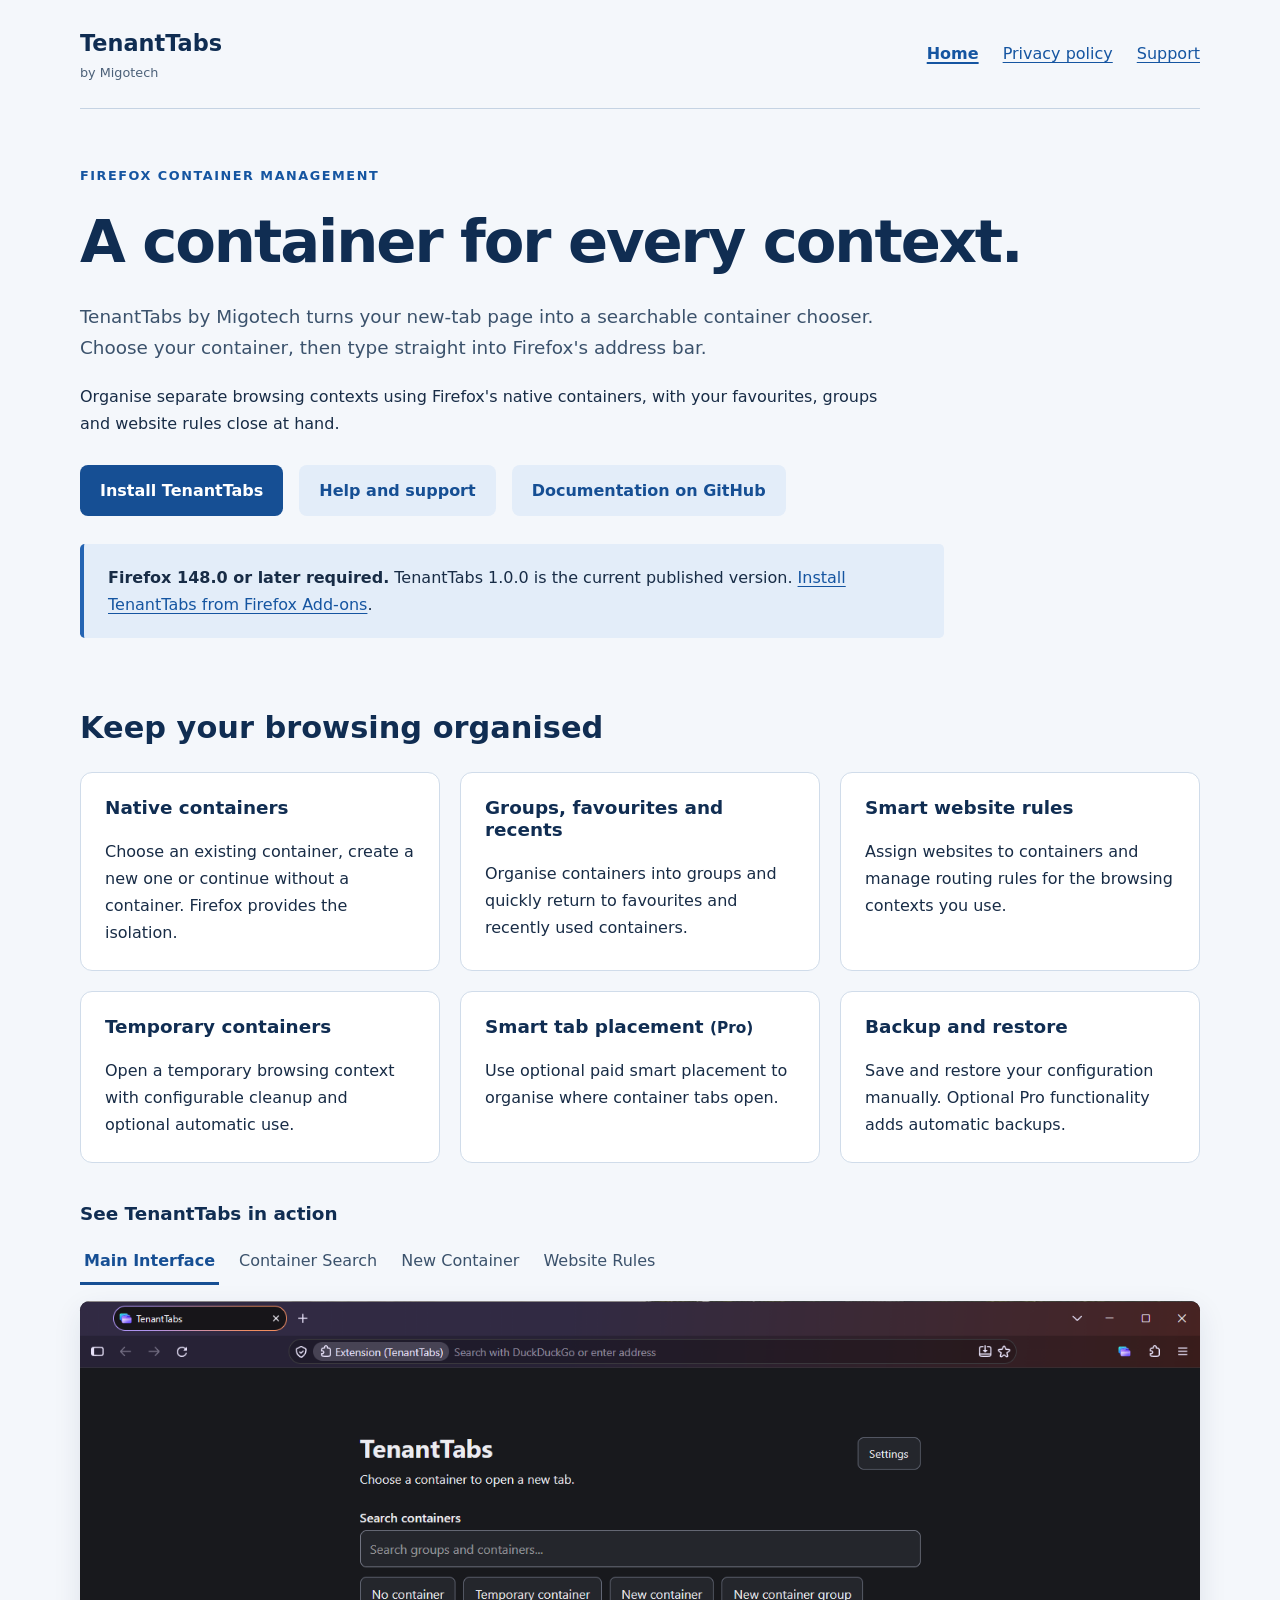
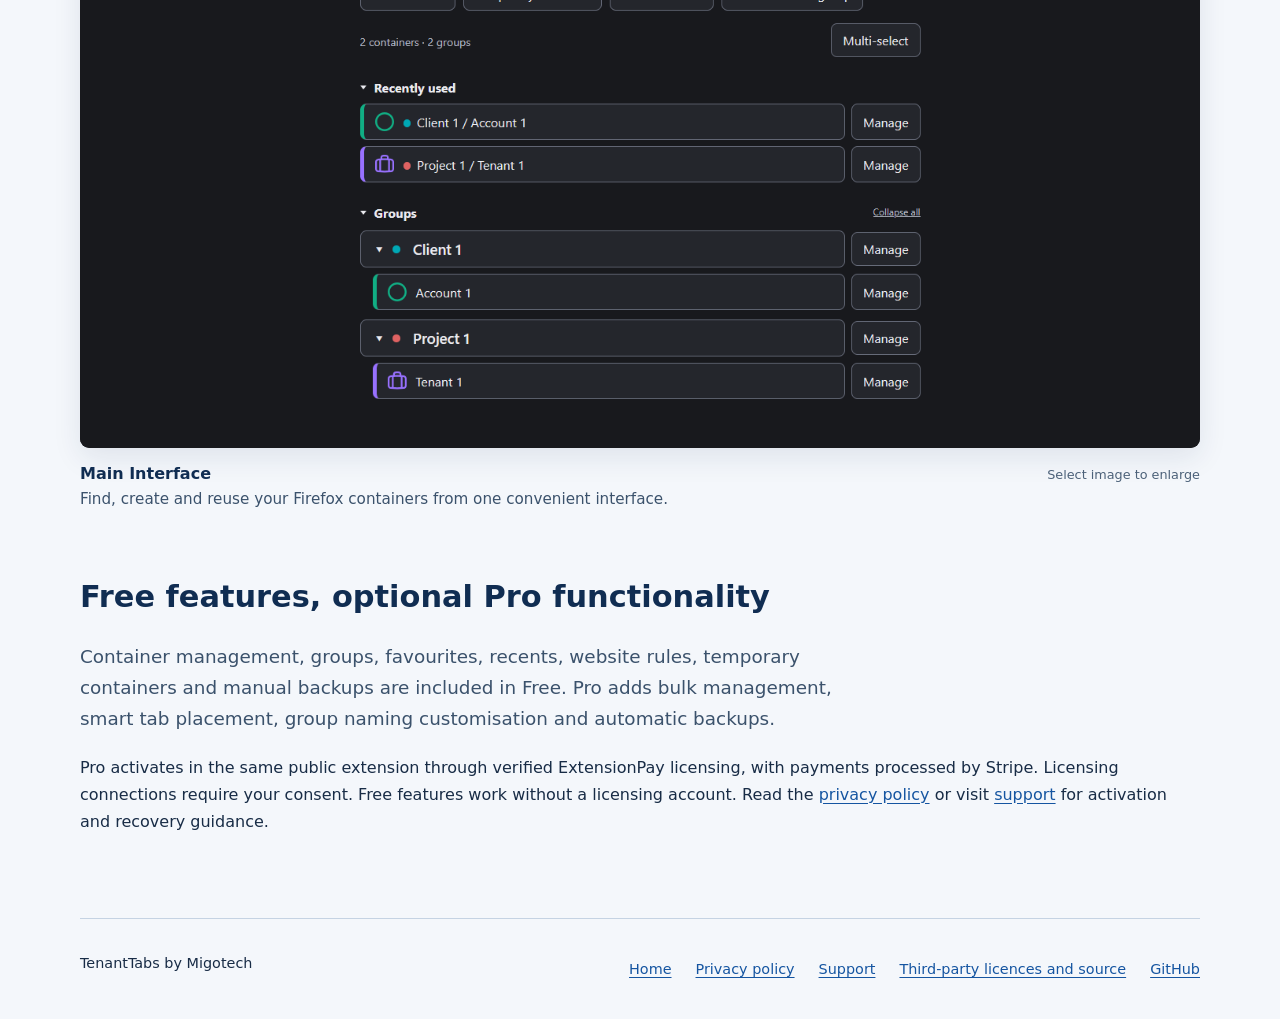
<file: index.html>
<!doctype html>
<html lang="en-GB">
<head>
  <meta charset="utf-8">
  <meta name="viewport" content="width=device-width, initial-scale=1">
  <meta name="description" content="TenantTabs by Migotech: choose a Firefox container for each new tab and organise your browsing contexts.">
  <title>TenantTabs by Migotech | Firefox container management</title>
  <link rel="stylesheet" href="style.css">
  <script src="gallery.js" defer></script>
</head>
<body>
  <a class="skip-link" href="#main">Skip to content</a>
  <header class="site-header">
    <a class="brand" href="index.html">TenantTabs <span>by Migotech</span></a>
    <nav aria-label="Main navigation"><a href="index.html" aria-current="page">Home</a><a href="privacy.html">Privacy policy</a><a href="support.html">Support</a></nav>
  </header>
  <main id="main">
    <section class="hero" aria-labelledby="intro">
      <p class="eyebrow">Firefox container management</p>
      <h1 id="intro">A container for every context.</h1>
      <p class="lead">TenantTabs by Migotech turns your new-tab page into a searchable container chooser. Choose your container, then type straight into Firefox's address bar.</p>
      <p>Organise separate browsing contexts using Firefox's native containers, with your favourites, groups and website rules close at hand.</p>
      <div class="actions"><a class="button" href="https://addons.mozilla.org/en-US/firefox/addon/tenanttabs/">Install TenantTabs</a><a class="button secondary" href="support.html">Help and support</a><a class="button secondary" href="https://github.com/migotech-apps/TenantTabs">Documentation on GitHub</a></div>
      <div class="notice"><p><strong>Firefox 148.0 or later required.</strong> TenantTabs 1.0.0 is the current published version. <a href="https://addons.mozilla.org/en-US/firefox/addon/tenanttabs/">Install TenantTabs from Firefox Add-ons</a>.</p></div>
    </section>
    <section aria-labelledby="features">
      <h2 id="features">Keep your browsing organised</h2>
      <div class="features">
        <article class="feature"><h3>Native containers</h3><p>Choose an existing container, create a new one or continue without a container. Firefox provides the isolation.</p></article>
        <article class="feature"><h3>Groups, favourites and recents</h3><p>Organise containers into groups and quickly return to favourites and recently used containers.</p></article>
        <article class="feature"><h3>Smart website rules</h3><p>Assign websites to containers and manage routing rules for the browsing contexts you use.</p></article>
        <article class="feature"><h3>Temporary containers</h3><p>Open a temporary browsing context with configurable cleanup and optional automatic use.</p></article>
        <article class="feature"><h3>Smart tab placement <small>(Pro)</small></h3><p>Use optional paid smart placement to organise where container tabs open.</p></article>
        <article class="feature"><h3>Backup and restore</h3><p>Save and restore your configuration manually. Optional Pro functionality adds automatic backups.</p></article>
      </div>
    </section>
    <section class="screenshot-gallery" aria-labelledby="gallery-heading">
      <h2 id="gallery-heading">See TenantTabs in action</h2>
      <div class="gallery-controls" role="group" aria-label="Screenshot categories" hidden>
        <button type="button" data-category="chooser" aria-pressed="true" aria-controls="gallery-panel">Main Interface</button>
        <button type="button" data-category="search" aria-pressed="false" aria-controls="gallery-panel">Container Search</button>
        <button type="button" data-category="management" aria-pressed="false" aria-controls="gallery-panel">New Container</button>
        <button type="button" data-category="rules" aria-pressed="false" aria-controls="gallery-panel">Website Rules</button>
      </div>
      <figure id="gallery-panel" class="gallery-panel">
        <a id="gallery-link" class="screenshot-link" href="assets/screenshots/container-chooser.png" data-enlarge aria-label="Enlarge the Main Interface screenshot">
          <img id="gallery-image" src="assets/screenshots/container-chooser.png" width="1423" height="1051" fetchpriority="high" decoding="async" alt="TenantTabs container chooser showing search, recently used containers, groups and container creation actions.">
        </a>
        <figcaption><div aria-live="polite" aria-atomic="true"><h3 id="gallery-title">Main Interface</h3><p id="gallery-caption">Find, create and reuse your Firefox containers from one convenient interface.</p></div><span class="showcase-hint">Select image to enlarge</span></figcaption>
      </figure>
      <noscript><p>JavaScript enables category selection and the enlargement overlay. Open the screenshots directly: <a href="assets/screenshots/container-chooser.png">main interface</a>, <a href="assets/screenshots/container-search.png">container search</a>, <a href="assets/screenshots/container-management.png">new container</a> or <a href="assets/screenshots/website-rules.png">website rules</a>.</p></noscript>
    </section>
    <section aria-labelledby="pro">
      <h2 id="pro">Free features, optional Pro functionality</h2>
      <p class="lead">Container management, groups, favourites, recents, website rules, temporary containers and manual backups are included in Free. Pro adds bulk management, smart tab placement, group naming customisation and automatic backups.</p>
      <p>Pro activates in the same public extension through verified ExtensionPay licensing, with payments processed by Stripe. Licensing connections require your consent. Free features work without a licensing account. Read the <a href="privacy.html">privacy policy</a> or visit <a href="support.html">support</a> for activation and recovery guidance.</p>
    </section>
  </main>
  <dialog id="screenshot-dialog" aria-labelledby="dialog-title">
    <div class="dialog-toolbar"><h2 id="dialog-title">TenantTabs screenshot</h2><button id="dialog-close" type="button" autofocus>Close screenshot</button></div>
    <img id="dialog-image" alt="">
    <p id="dialog-caption"></p>
  </dialog>
  <footer class="site-footer"><p>TenantTabs by Migotech</p><nav aria-label="Footer navigation"><a href="index.html">Home</a><a href="privacy.html">Privacy policy</a><a href="support.html">Support</a><a href="https://migotech-apps.github.io/TenantTabs/third-party/extpay/">Third-party licences and source</a><a href="https://github.com/migotech-apps/TenantTabs">GitHub</a></nav></footer>
</body>
</html>
</file>
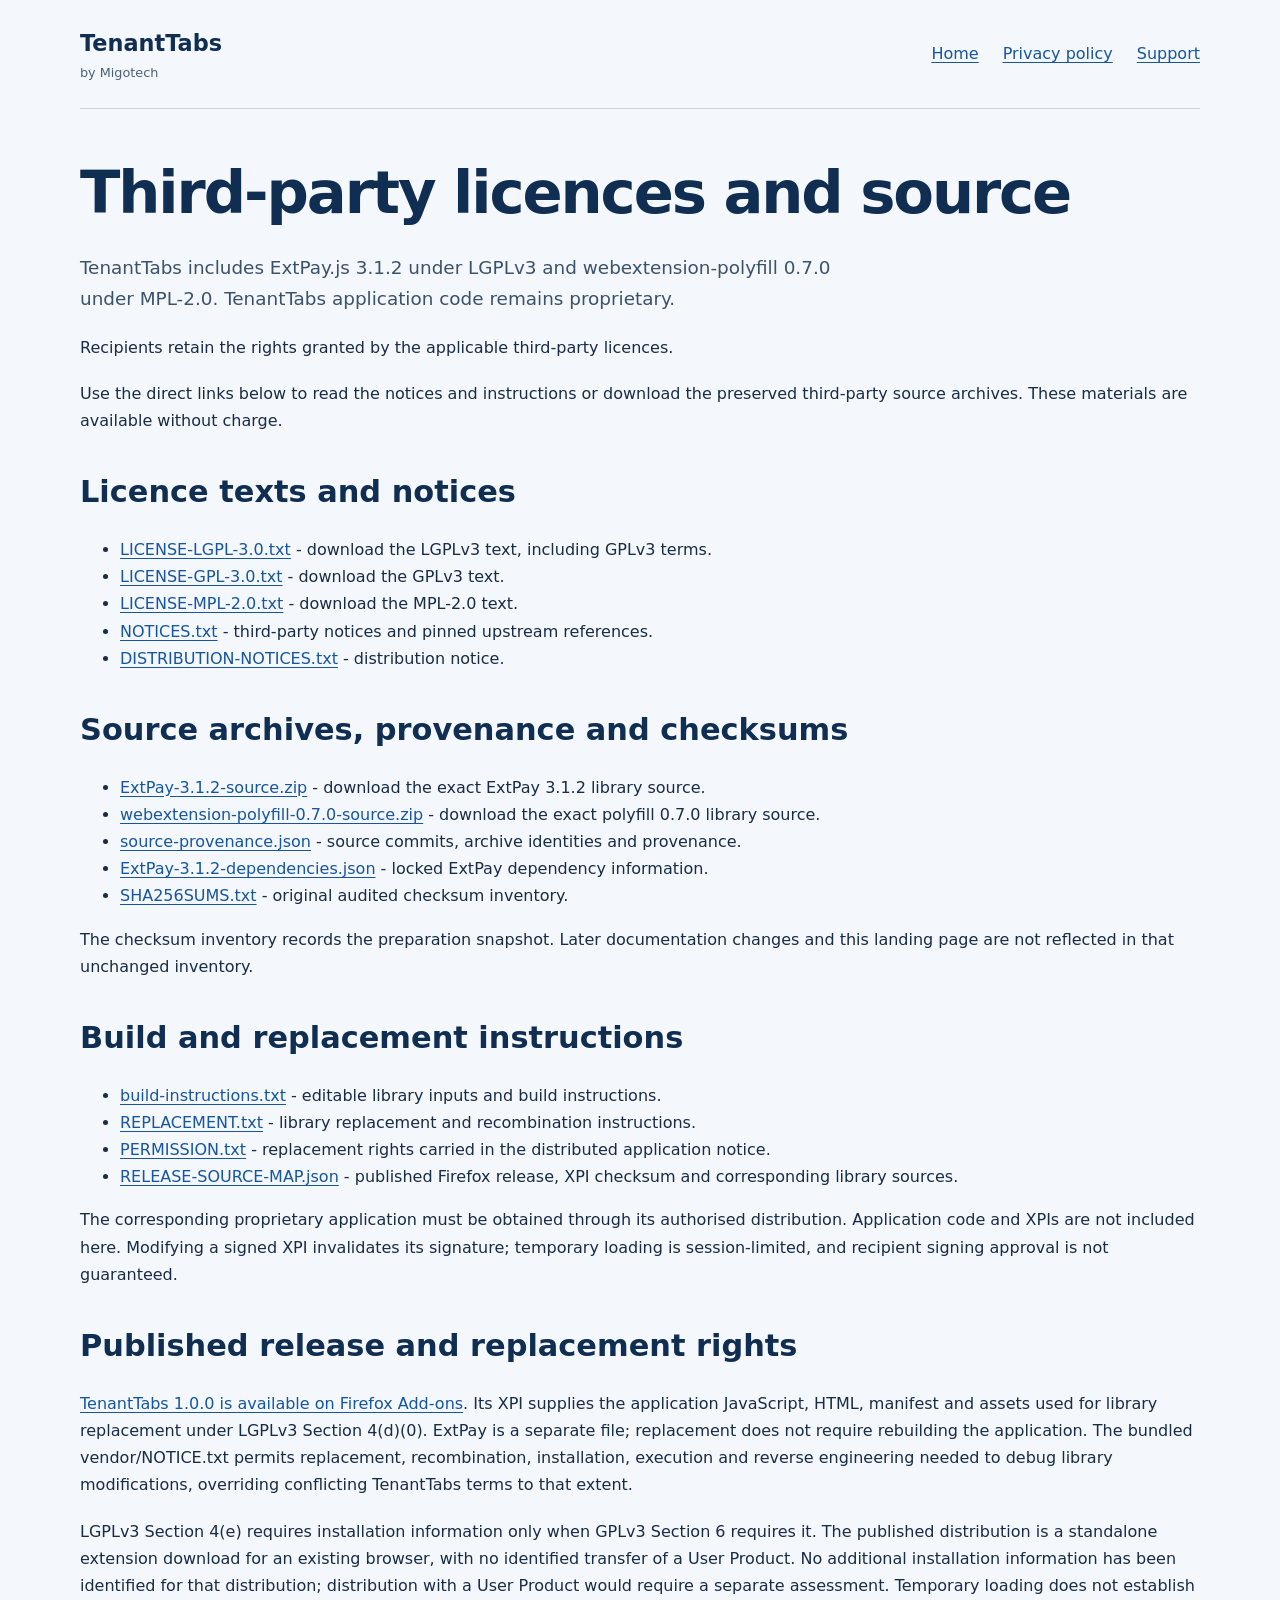
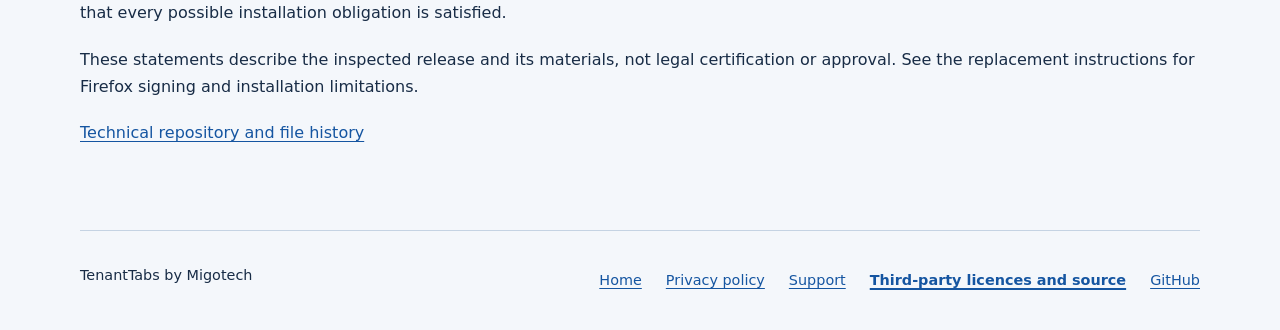
<file: third-party/extpay/index.html>
<!doctype html>
<html lang="en-GB">
<head>
  <meta charset="utf-8">
  <meta name="viewport" content="width=device-width, initial-scale=1">
  <meta name="description" content="TenantTabs third-party licence texts, exact ExtPay and polyfill source archives, build and replacement instructions.">
  <title>Third-party licences and source | TenantTabs by Migotech</title>
  <link rel="canonical" href="https://migotech-apps.github.io/TenantTabs/third-party/extpay/">
  <link rel="stylesheet" href="../../style.css">
</head>
<body>
  <a class="skip-link" href="#main">Skip to content</a>
  <header class="site-header">
    <a class="brand" href="../../index.html">TenantTabs <span>by Migotech</span></a>
    <nav aria-label="Main navigation"><a href="../../index.html">Home</a><a href="../../privacy.html">Privacy policy</a><a href="../../support.html">Support</a></nav>
  </header>
  <main id="main">
    <h1>Third-party licences and source</h1>
    <p class="lead">TenantTabs includes ExtPay.js 3.1.2 under LGPLv3 and webextension-polyfill 0.7.0 under MPL-2.0. TenantTabs application code remains proprietary.</p>
    <p>Recipients retain the rights granted by the applicable third-party licences.</p>
    <p>Use the direct links below to read the notices and instructions or download the preserved third-party source archives. These materials are available without charge.</p>

    <section aria-labelledby="licences">
      <h2 id="licences">Licence texts and notices</h2>
      <ul>
        <li><a href="LICENSE-LGPL-3.0.txt" download>LICENSE-LGPL-3.0.txt</a> - download the LGPLv3 text, including GPLv3 terms.</li>
        <li><a href="LICENSE-GPL-3.0.txt" download>LICENSE-GPL-3.0.txt</a> - download the GPLv3 text.</li>
        <li><a href="LICENSE-MPL-2.0.txt" download>LICENSE-MPL-2.0.txt</a> - download the MPL-2.0 text.</li>
        <li><a href="NOTICES.txt">NOTICES.txt</a> - third-party notices and pinned upstream references.</li>
        <li><a href="DISTRIBUTION-NOTICES.txt">DISTRIBUTION-NOTICES.txt</a> - distribution notice.</li>
      </ul>
    </section>

    <section aria-labelledby="sources">
      <h2 id="sources">Source archives, provenance and checksums</h2>
      <ul>
        <li><a href="source/ExtPay-3.1.2-source.zip" download>ExtPay-3.1.2-source.zip</a> - download the exact ExtPay 3.1.2 library source.</li>
        <li><a href="source/webextension-polyfill-0.7.0-source.zip" download>webextension-polyfill-0.7.0-source.zip</a> - download the exact polyfill 0.7.0 library source.</li>
        <li><a href="source-provenance.json">source-provenance.json</a> - source commits, archive identities and provenance.</li>
        <li><a href="ExtPay-3.1.2-dependencies.json">ExtPay-3.1.2-dependencies.json</a> - locked ExtPay dependency information.</li>
        <li><a href="SHA256SUMS.txt">SHA256SUMS.txt</a> - original audited checksum inventory.</li>
      </ul>
      <p>The checksum inventory records the preparation snapshot. Later documentation changes and this landing page are not reflected in that unchanged inventory.</p>
    </section>

    <section aria-labelledby="replacement">
      <h2 id="replacement">Build and replacement instructions</h2>
      <ul>
        <li><a href="build-instructions.txt">build-instructions.txt</a> - editable library inputs and build instructions.</li>
        <li><a href="REPLACEMENT.txt">REPLACEMENT.txt</a> - library replacement and recombination instructions.</li>
        <li><a href="PERMISSION.txt">PERMISSION.txt</a> - replacement rights carried in the distributed application notice.</li>
        <li><a href="RELEASE-SOURCE-MAP.json">RELEASE-SOURCE-MAP.json</a> - published Firefox release, XPI checksum and corresponding library sources.</li>
      </ul>
      <p>The corresponding proprietary application must be obtained through its authorised distribution. Application code and XPIs are not included here. Modifying a signed XPI invalidates its signature; temporary loading is session-limited, and recipient signing approval is not guaranteed.</p>
    </section>

    <section aria-labelledby="distribution">
      <h2 id="distribution">Published release and replacement rights</h2>
      <p><a href="https://addons.mozilla.org/en-GB/firefox/addon/tenanttabs/">TenantTabs 1.0.0 is available on Firefox Add-ons</a>. Its XPI supplies the application JavaScript, HTML, manifest and assets used for library replacement under LGPLv3 Section 4(d)(0). ExtPay is a separate file; replacement does not require rebuilding the application. The bundled vendor/NOTICE.txt permits replacement, recombination, installation, execution and reverse engineering needed to debug library modifications, overriding conflicting TenantTabs terms to that extent.</p>
      <p>LGPLv3 Section 4(e) requires installation information only when GPLv3 Section 6 requires it. The published distribution is a standalone extension download for an existing browser, with no identified transfer of a User Product. No additional installation information has been identified for that distribution; distribution with a User Product would require a separate assessment. Temporary loading does not establish that every possible installation obligation is satisfied.</p>
      <p>These statements describe the inspected release and its materials, not legal certification or approval. See the replacement instructions for Firefox signing and installation limitations.</p>
    </section>
    <p><a href="https://github.com/migotech-apps/TenantTabs/tree/main/third-party/extpay">Technical repository and file history</a></p>
  </main>
  <footer class="site-footer"><p>TenantTabs by Migotech</p><nav aria-label="Footer navigation"><a href="../../index.html">Home</a><a href="../../privacy.html">Privacy policy</a><a href="../../support.html">Support</a><a href="https://migotech-apps.github.io/TenantTabs/third-party/extpay/" aria-current="page">Third-party licences and source</a><a href="https://github.com/migotech-apps/TenantTabs">GitHub</a></nav></footer>
</body>
</html>
</file>
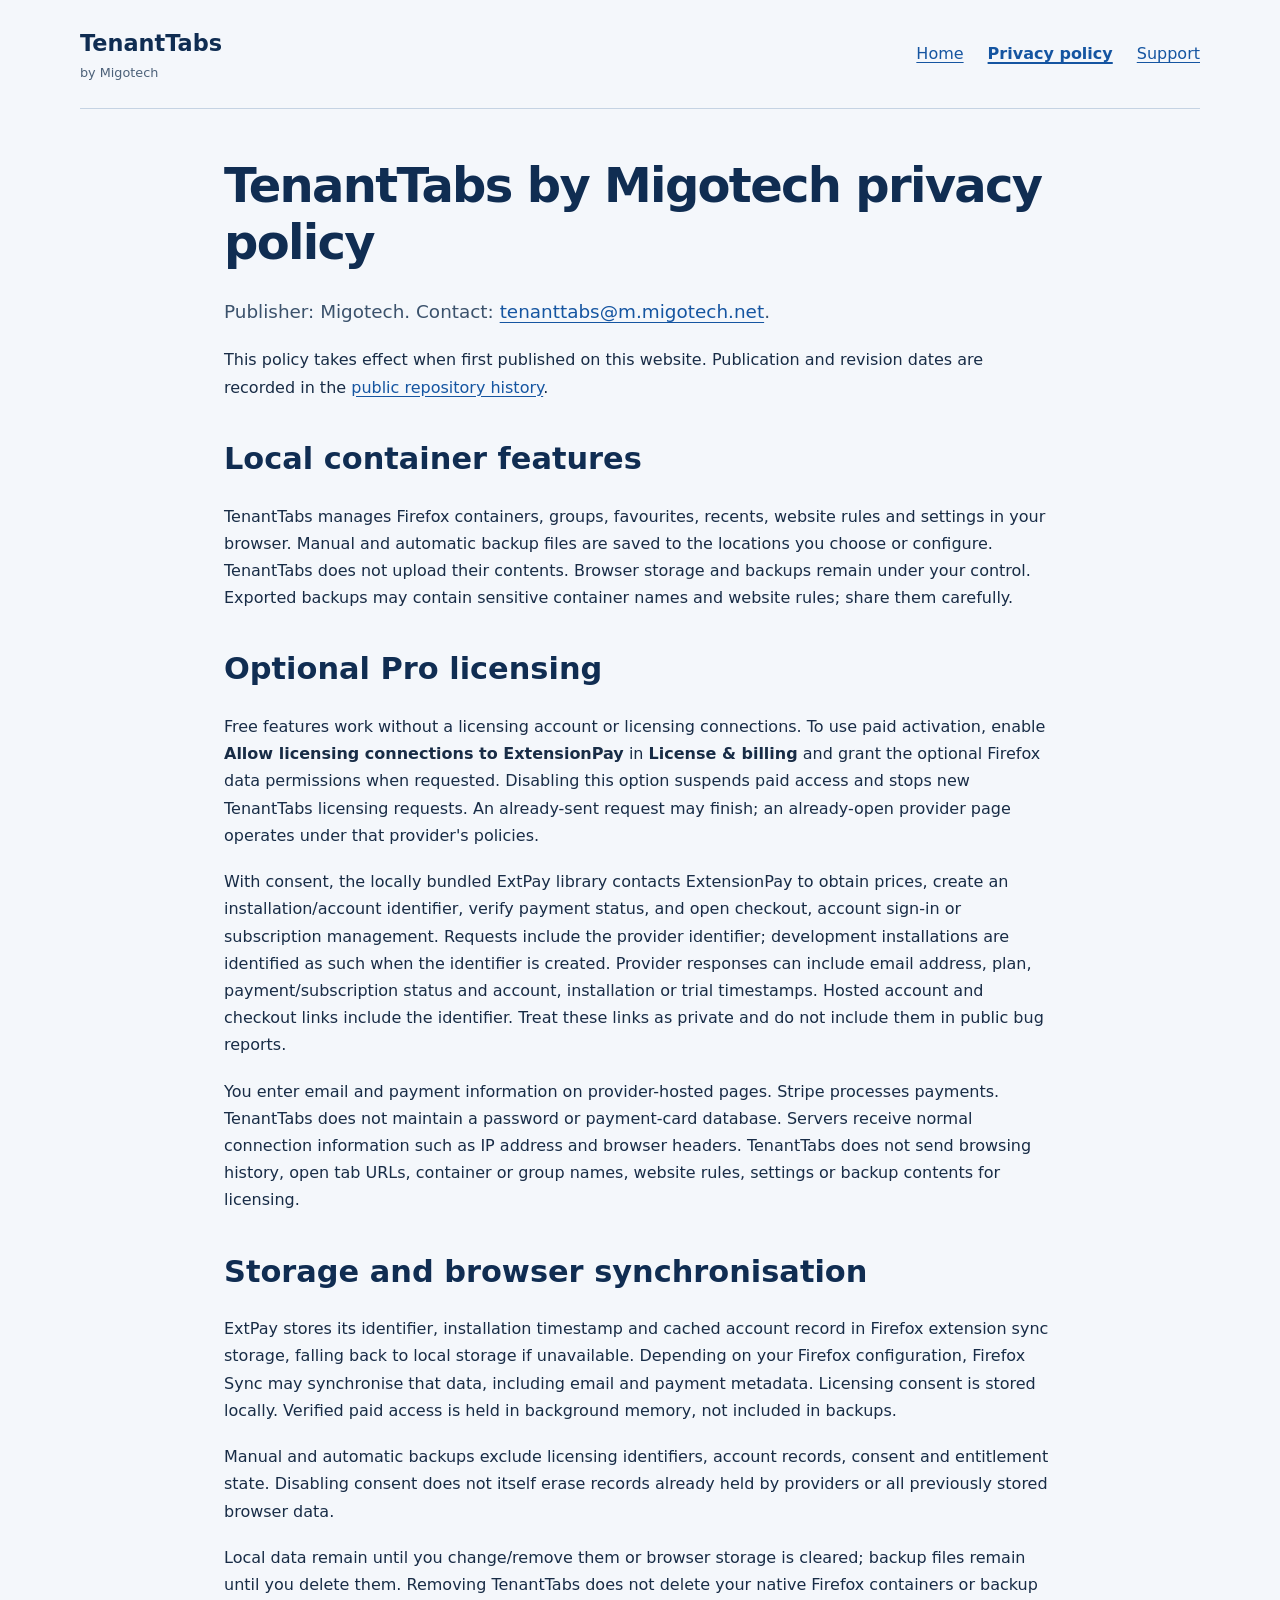
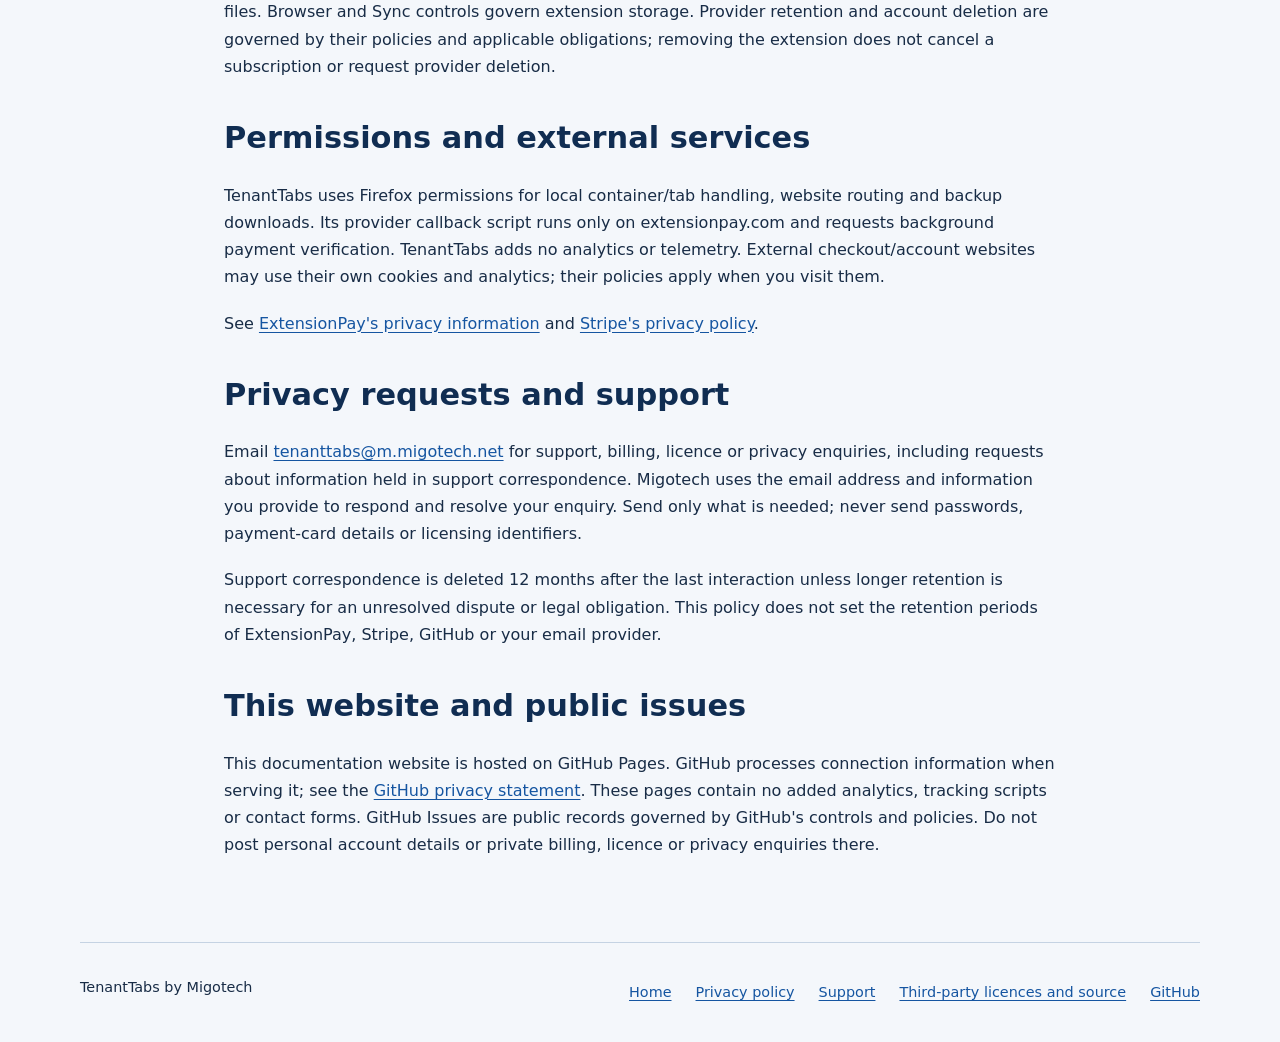
<file: privacy.html>
<!doctype html>
<html lang="en-GB">
<head>
  <meta charset="utf-8">
  <meta name="viewport" content="width=device-width, initial-scale=1">
  <meta name="description" content="TenantTabs privacy: local settings, optional Pro licensing, payments and support information.">
  <title>Privacy policy | TenantTabs by Migotech</title>
  <link rel="stylesheet" href="style.css">
</head>
<body>
  <a class="skip-link" href="#main">Skip to content</a>
  <header class="site-header">
    <a class="brand" href="index.html">TenantTabs <span>by Migotech</span></a>
    <nav aria-label="Main navigation"><a href="index.html">Home</a><a href="privacy.html" aria-current="page">Privacy policy</a><a href="support.html">Support</a></nav>
  </header>
  <main id="main" class="prose">
    <h1>TenantTabs by Migotech privacy policy</h1>
    <p class="lead">Publisher: Migotech. Contact: <a href="mailto:tenanttabs@m.migotech.net">tenanttabs@m.migotech.net</a>.</p>
    <p>This policy takes effect when first published on this website. Publication and revision dates are recorded in the <a href="https://github.com/migotech-apps/TenantTabs/commits/">public repository history</a>.</p>
    <h2>Local container features</h2>
    <p>TenantTabs manages Firefox containers, groups, favourites, recents, website rules and settings in your browser. Manual and automatic backup files are saved to the locations you choose or configure. TenantTabs does not upload their contents. Browser storage and backups remain under your control. Exported backups may contain sensitive container names and website rules; share them carefully.</p>
    <h2>Optional Pro licensing</h2>
    <p>Free features work without a licensing account or licensing connections. To use paid activation, enable <strong>Allow licensing connections to ExtensionPay</strong> in <strong>License &amp; billing</strong> and grant the optional Firefox data permissions when requested. Disabling this option suspends paid access and stops new TenantTabs licensing requests. An already-sent request may finish; an already-open provider page operates under that provider's policies.</p>
    <p>With consent, the locally bundled ExtPay library contacts ExtensionPay to obtain prices, create an installation/account identifier, verify payment status, and open checkout, account sign-in or subscription management. Requests include the provider identifier; development installations are identified as such when the identifier is created. Provider responses can include email address, plan, payment/subscription status and account, installation or trial timestamps. Hosted account and checkout links include the identifier. Treat these links as private and do not include them in public bug reports.</p>
    <p>You enter email and payment information on provider-hosted pages. Stripe processes payments. TenantTabs does not maintain a password or payment-card database. Servers receive normal connection information such as IP address and browser headers. TenantTabs does not send browsing history, open tab URLs, container or group names, website rules, settings or backup contents for licensing.</p>
    <h2>Storage and browser synchronisation</h2>
    <p>ExtPay stores its identifier, installation timestamp and cached account record in Firefox extension sync storage, falling back to local storage if unavailable. Depending on your Firefox configuration, Firefox Sync may synchronise that data, including email and payment metadata. Licensing consent is stored locally. Verified paid access is held in background memory, not included in backups.</p>
    <p>Manual and automatic backups exclude licensing identifiers, account records, consent and entitlement state. Disabling consent does not itself erase records already held by providers or all previously stored browser data.</p>
    <p>Local data remain until you change/remove them or browser storage is cleared; backup files remain until you delete them. Removing TenantTabs does not delete your native Firefox containers or backup files. Browser and Sync controls govern extension storage. Provider retention and account deletion are governed by their policies and applicable obligations; removing the extension does not cancel a subscription or request provider deletion.</p>
    <h2>Permissions and external services</h2>
    <p>TenantTabs uses Firefox permissions for local container/tab handling, website routing and backup downloads. Its provider callback script runs only on extensionpay.com and requests background payment verification. TenantTabs adds no analytics or telemetry. External checkout/account websites may use their own cookies and analytics; their policies apply when you visit them.</p>
    <p>See <a href="https://extensionpay.com/#faq">ExtensionPay's privacy information</a> and <a href="https://stripe.com/privacy">Stripe's privacy policy</a>.</p>
    <h2>Privacy requests and support</h2>
    <p>Email <a href="mailto:tenanttabs@m.migotech.net">tenanttabs@m.migotech.net</a> for support, billing, licence or privacy enquiries, including requests about information held in support correspondence. Migotech uses the email address and information you provide to respond and resolve your enquiry. Send only what is needed; never send passwords, payment-card details or licensing identifiers.</p>
    <p>Support correspondence is deleted 12 months after the last interaction unless longer retention is necessary for an unresolved dispute or legal obligation. This policy does not set the retention periods of ExtensionPay, Stripe, GitHub or your email provider.</p>
    <h2>This website and public issues</h2>
    <p>This documentation website is hosted on GitHub Pages. GitHub processes connection information when serving it; see the <a href="https://docs.github.com/en/site-policy/privacy-policies/github-general-privacy-statement">GitHub privacy statement</a>. These pages contain no added analytics, tracking scripts or contact forms. GitHub Issues are public records governed by GitHub's controls and policies. Do not post personal account details or private billing, licence or privacy enquiries there.</p>
  </main>
  <footer class="site-footer"><p>TenantTabs by Migotech</p><nav aria-label="Footer navigation"><a href="index.html">Home</a><a href="privacy.html">Privacy policy</a><a href="support.html">Support</a><a href="https://migotech-apps.github.io/TenantTabs/third-party/extpay/">Third-party licences and source</a><a href="https://github.com/migotech-apps/TenantTabs">GitHub</a></nav></footer>
</body>
</html>
</file>
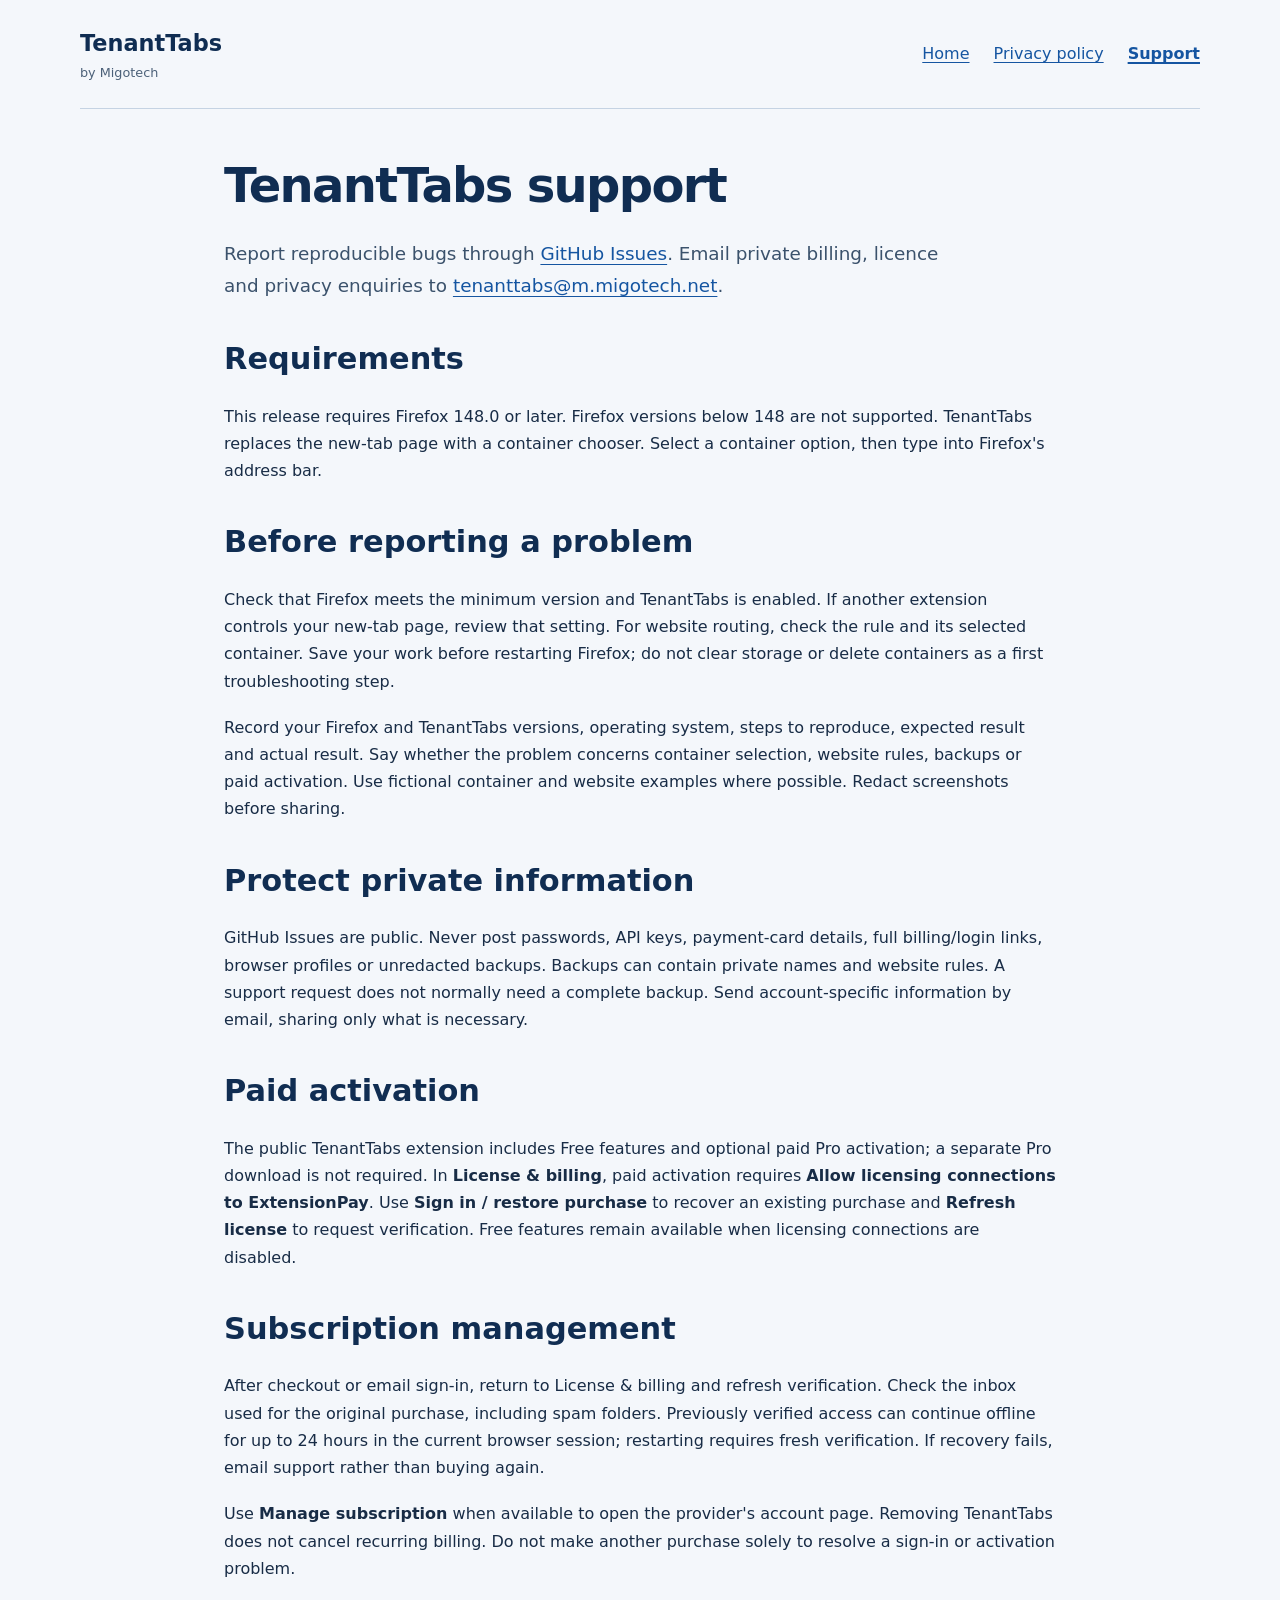
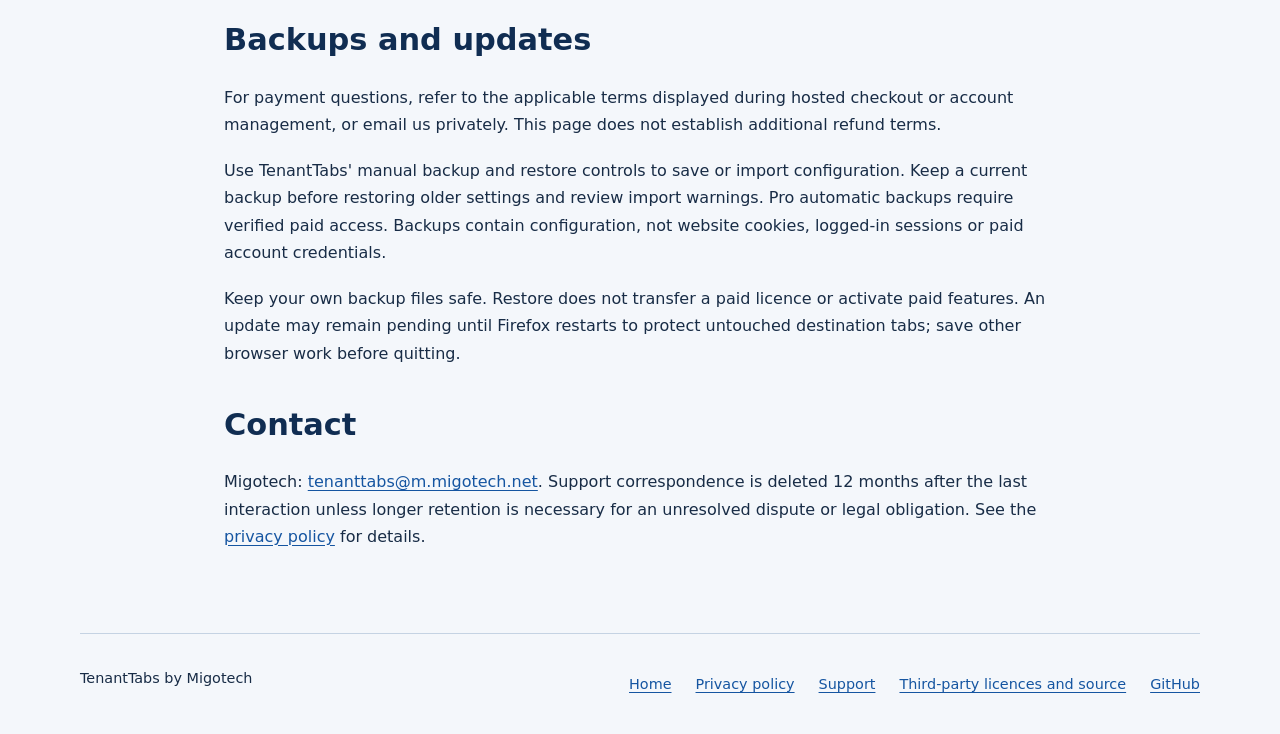
<file: support.html>
<!doctype html>
<html lang="en-GB">
<head>
  <meta charset="utf-8">
  <meta name="viewport" content="width=device-width, initial-scale=1">
  <meta name="description" content="TenantTabs troubleshooting, bug reports, licence recovery and private billing support.">
  <title>Support | TenantTabs by Migotech</title>
  <link rel="stylesheet" href="style.css">
</head>
<body>
  <a class="skip-link" href="#main">Skip to content</a>
  <header class="site-header">
    <a class="brand" href="index.html">TenantTabs <span>by Migotech</span></a>
    <nav aria-label="Main navigation"><a href="index.html">Home</a><a href="privacy.html">Privacy policy</a><a href="support.html" aria-current="page">Support</a></nav>
  </header>
  <main id="main" class="prose">
    <h1>TenantTabs support</h1>
    <p class="lead">Report reproducible bugs through <a href="https://github.com/migotech-apps/TenantTabs/issues">GitHub Issues</a>. Email private billing, licence and privacy enquiries to <a href="mailto:tenanttabs@m.migotech.net">tenanttabs@m.migotech.net</a>.</p>
    <h2>Requirements</h2>
    <p>This release requires Firefox 148.0 or later. Firefox versions below 148 are not supported. TenantTabs replaces the new-tab page with a container chooser. Select a container option, then type into Firefox's address bar.</p>
    <h2>Before reporting a problem</h2>
    <p>Check that Firefox meets the minimum version and TenantTabs is enabled. If another extension controls your new-tab page, review that setting. For website routing, check the rule and its selected container. Save your work before restarting Firefox; do not clear storage or delete containers as a first troubleshooting step.</p>
    <p>Record your Firefox and TenantTabs versions, operating system, steps to reproduce, expected result and actual result. Say whether the problem concerns container selection, website rules, backups or paid activation. Use fictional container and website examples where possible. Redact screenshots before sharing.</p>
    <h2>Protect private information</h2>
    <p>GitHub Issues are public. Never post passwords, API keys, payment-card details, full billing/login links, browser profiles or unredacted backups. Backups can contain private names and website rules. A support request does not normally need a complete backup. Send account-specific information by email, sharing only what is necessary.</p>
    <h2>Paid activation</h2>
    <p>The public TenantTabs extension includes Free features and optional paid Pro activation; a separate Pro download is not required. In <strong>License &amp; billing</strong>, paid activation requires <strong>Allow licensing connections to ExtensionPay</strong>. Use <strong>Sign in / restore purchase</strong> to recover an existing purchase and <strong>Refresh license</strong> to request verification. Free features remain available when licensing connections are disabled.</p>
    <h2>Subscription management</h2>
    <p>After checkout or email sign-in, return to License &amp; billing and refresh verification. Check the inbox used for the original purchase, including spam folders. Previously verified access can continue offline for up to 24 hours in the current browser session; restarting requires fresh verification. If recovery fails, email support rather than buying again.</p>
    <p>Use <strong>Manage subscription</strong> when available to open the provider's account page. Removing TenantTabs does not cancel recurring billing. Do not make another purchase solely to resolve a sign-in or activation problem.</p>
    <h2>Backups and updates</h2>
    <p>For payment questions, refer to the applicable terms displayed during hosted checkout or account management, or email us privately. This page does not establish additional refund terms.</p>
    <p>Use TenantTabs' manual backup and restore controls to save or import configuration. Keep a current backup before restoring older settings and review import warnings. Pro automatic backups require verified paid access. Backups contain configuration, not website cookies, logged-in sessions or paid account credentials.</p>
    <p>Keep your own backup files safe. Restore does not transfer a paid licence or activate paid features. An update may remain pending until Firefox restarts to protect untouched destination tabs; save other browser work before quitting.</p>
    <h2>Contact</h2>
    <p>Migotech: <a href="mailto:tenanttabs@m.migotech.net">tenanttabs@m.migotech.net</a>. Support correspondence is deleted 12 months after the last interaction unless longer retention is necessary for an unresolved dispute or legal obligation. See the <a href="privacy.html">privacy policy</a> for details.</p>
  </main>
  <footer class="site-footer"><p>TenantTabs by Migotech</p><nav aria-label="Footer navigation"><a href="index.html">Home</a><a href="privacy.html">Privacy policy</a><a href="support.html">Support</a><a href="https://migotech-apps.github.io/TenantTabs/third-party/extpay/">Third-party licences and source</a><a href="https://github.com/migotech-apps/TenantTabs">GitHub</a></nav></footer>
</body>
</html>
</file>
<file: style.css>
:root { color-scheme: light; font-family: system-ui, -apple-system, BlinkMacSystemFont, "Segoe UI", sans-serif; line-height: 1.7; color: #182c46; background: #f4f7fb; }
* { box-sizing: border-box; }
body { margin: 0; }
a { color: #1555a1; text-underline-offset: .2em; overflow-wrap: anywhere; }
a:hover { text-decoration-thickness: .15em; }
a:focus-visible { outline: 3px solid #1555a1; outline-offset: 5px; border-radius: 2px; }
.site-header, main, .site-footer { width: min(100% - 3rem, 70rem); margin-inline: auto; }
.site-header { display: flex; justify-content: space-between; align-items: center; flex-wrap: wrap; gap: 1rem 2rem; padding-block: 1.5rem; border-bottom: 1px solid #c5d3e3; }
.brand { font-size: 1.4rem; font-weight: 750; text-decoration: none; color: #102d52; }
.brand span { display: block; font-size: .8rem; font-weight: 500; color: #4c6179; }
nav { display: flex; flex-wrap: wrap; gap: .6rem 1.5rem; }
nav a { padding-block: .35rem; }
nav [aria-current="page"] { font-weight: 750; text-decoration-thickness: .15em; }
main { padding-block: 3rem 4rem; }
h1, h2, h3 { line-height: 1.2; color: #102d52; overflow-wrap: anywhere; }
h1 { font-size: clamp(2rem, 5vw, 3.7rem); letter-spacing: -.035em; margin: 0 0 1.5rem; }
h2 { font-size: clamp(1.4rem, 3vw, 1.9rem); margin-top: 2.5rem; }
h3 { font-size: 1.15rem; }
p { margin-block: 0 1.2rem; }
.lead { font-size: 1.15rem; color: #3b526c; max-width: 47rem; }
.eyebrow { font-size: .8rem; font-weight: 750; letter-spacing: .12em; text-transform: uppercase; color: #1555a1; }
.hero { padding-block: .5rem 1.5rem; }
.hero > p { max-width: 52rem; }
.hero > .notice { max-width: 54rem; margin-bottom: .5rem; }
.hero .actions { margin-block: 1.75rem; }
.actions { display: flex; flex-wrap: wrap; gap: 1rem; margin-block: 1.75rem; }
.button { display: inline-block; background: #164f94; color: #fff; padding: .75rem 1.25rem; border-radius: .5rem; text-decoration: none; font-weight: 650; }
.button:hover { background: #103e76; }
.button.secondary { color: #164f94; background: #e3edf9; }
.notice { padding: 1.25rem 1.5rem; background: #e3edf9; border-left: 4px solid #2464b3; border-radius: .3rem; }
.notice p:last-child { margin-bottom: 0; }
.features { display: grid; grid-template-columns: repeat(3, minmax(0, 1fr)); gap: 1.25rem; margin-block: 1.5rem; }
.feature { background: #fff; border: 1px solid #d0dcea; border-radius: .75rem; padding: 1.5rem; }
.feature h3 { margin-top: 0; }
.feature p { margin-bottom: 0; }
.prose { max-width: 52rem; }
.prose h1 { font-size: clamp(2rem, 5vw, 3rem); }
.site-footer { display: flex; justify-content: space-between; flex-wrap: wrap; gap: 1rem; padding-block: 2rem; border-top: 1px solid #c5d3e3; font-size: .9rem; }
.site-footer p { margin: 0; }
.skip-link { position: absolute; top: -8rem; left: 1rem; padding: .75rem 1rem; background: white; z-index: 1; }
.skip-link:focus { top: 1rem; }
@media (max-width: 48rem) { .features { grid-template-columns: repeat(2, minmax(0, 1fr)); } }
@media (max-width: 32rem) { .features { grid-template-columns: 1fr; } .site-header, main, .site-footer { width: calc(100% - 2rem); } main { padding-top: 2rem; } }

[hidden] { display: none !important; }
button { font: inherit; cursor: pointer; }
button:focus-visible { outline: 3px solid #1555a1; outline-offset: 4px; }
.screenshot-gallery { margin: 2.5rem 0; }
.screenshot-gallery > h2 { font-size: 1.15rem; margin: 0 0 .85rem; }
.screenshot-link { display: block; aspect-ratio: 3 / 2; border-radius: .6rem; overflow: hidden; background: #17181c; box-shadow: 0 .6rem 1.8rem #102d5218; text-decoration: none; cursor: zoom-in; }
/* Preview-only crop: retain the top controls; the dialog uses the full original. */
.screenshot-link img { display: block; width: 100%; height: 100%; object-fit: cover; object-position: center top; }
.gallery-controls { display: flex; flex-wrap: wrap; gap: .25rem 1rem; margin: 0 0 1rem; }
.gallery-controls button { min-height: 44px; padding: .5rem .25rem; border: 0; border-bottom: 3px solid transparent; border-radius: 0; color: #3b526c; background: transparent; }
#dialog-close { min-height: 44px; padding: .6rem 1rem; border: 1px solid #a9bdd4; border-radius: .5rem; color: #164f94; background: #fff; }
.gallery-controls button:hover { background: #e3edf9; }
.gallery-controls [aria-pressed="true"] { color: #164f94; border-bottom-color: #164f94; font-weight: 700; }
.gallery-panel { margin: 0; }
.gallery-panel figcaption { display: grid; grid-template-columns: minmax(0, 1fr) auto; align-items: baseline; gap: .5rem 2rem; margin-top: 1rem; color: #3b526c; font-size: .95rem; }
.gallery-panel figcaption h3 { font-size: 1rem; margin: 0 0 .25rem; }
.gallery-panel figcaption p { margin-bottom: 0; min-height: 3.4em; }
.showcase-hint { color: #4c6179; font-size: .8rem; }
#screenshot-dialog { width: min(96vw, 92rem); max-width: 96vw; max-height: 94dvh; padding: 1rem; border: 1px solid #c5d3e3; border-radius: .75rem; background: #f4f7fb; color: #182c46; }
#screenshot-dialog::backdrop { background: #071526d9; }
.dialog-toolbar { display: flex; flex-wrap: wrap; align-items: center; justify-content: space-between; gap: .75rem; margin-bottom: 1rem; }
.dialog-toolbar h2 { font-size: 1.15rem; margin: 0; }
#dialog-image { display: block; max-width: 100%; max-height: 72dvh; width: auto; height: auto; margin-inline: auto; object-fit: contain; }
#dialog-caption { font-size: .9rem; margin: 1rem 0 0; }
.screenshot-open { overflow: hidden; }
@media (max-width: 32rem) { .gallery-controls { display: grid; grid-template-columns: repeat(2, minmax(0, 1fr)); gap: .25rem .75rem; } .gallery-controls button { text-align: left; } .gallery-panel figcaption { grid-template-columns: minmax(0, 1fr); } .gallery-panel figcaption p { min-height: 6.8em; } .actions { gap: .65rem; margin-block: 1.25rem; } #screenshot-dialog { padding: .75rem; } }
</file>
